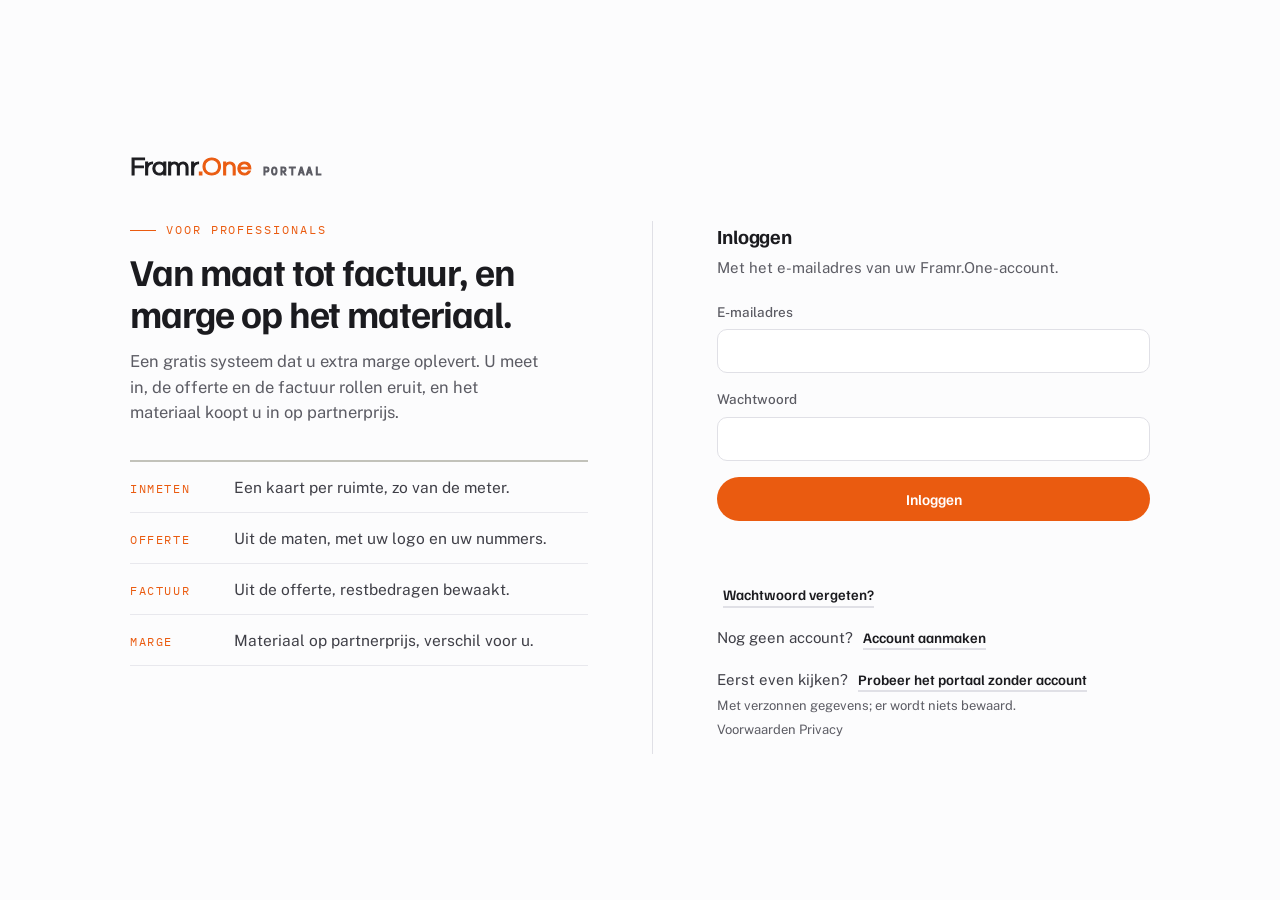
<file: index.html>
<!doctype html>
<html lang="nl">
<head>
<meta charset="utf-8">
<meta name="viewport" content="width=device-width, initial-scale=1">
<title>Framr.One Portaal</title>
<!-- Het icoontje in het tabblad (Jelle, 17-10-2026), uit framr-site/beeldmerk/maak-beeldmerk.mjs. -->
<link rel="icon" href="/app/favicon.ico" sizes="48x48">
<link rel="icon" href="/app/icoon.svg" type="image/svg+xml">
<link rel="apple-touch-icon" href="/app/apple-touch-icon.png">
<link rel="preconnect" href="https://fonts.googleapis.com">
<link rel="preconnect" href="https://fonts.gstatic.com" crossorigin>
<link href="https://fonts.googleapis.com/css2?family=Familjen+Grotesk:wght@500;600;700&family=Questrial&family=Public+Sans:wght@400;500;600&family=IBM+Plex+Mono:wght@400;500&display=swap" rel="stylesheet">
<link rel="stylesheet" href="/app/framr.css?v=a525801a">
</head>
<body>

<div class="fr-schil">
  <aside class="fr-zij" id="fr-zij">
    <div class="fr-rail" aria-hidden="true">
      <div class="basis"></div>
      <div class="voortgang" id="fr-voortgang"></div>
    </div>
    <a href="/" class="fr-merk" data-route><span class="fr-merk-naam">Framr<span class="one">.One</span></span><span class="fr-merk-label">Portaal</span></a>
    <nav class="fr-nav" id="fr-tabs" aria-label="Onderdelen"></nav>
    <a class="fr-zijvoet" id="fr-zijvoet" href="/bedrijf" data-route>
      <span class="naam">Mijn bedrijf</span>
      <span class="sub">Mijn bedrijf</span>
    </a>
  </aside>

  <main class="fr-inhoud" id="fr-scherm"></main>
</div>

<script src="/app/config.js?v=a525801a"></script>
<script type="module" src="/app/framr.js?v=a525801a"></script>
</body>
</html>
</file>
<file: app/framr.css>
/* Framr.One ontwerpsysteem. De tokens komen uit het Claude Design-ontwerp van Jelle (besluit
   2026-08-21); de maat en de indeling uit werkblad 2 op het ontwerpcanvas (akkoord Jelle
   12-09-2026): menu links met de maatlijn erin, alles een maat groter, lijnen in plaats van dozen,
   en geen donkere vullingen. Oranje is het enige accent en de enige selectiekleur; maten en labels
   staan altijd in mono. */

:root {
  --grond: #FCFCFD;
  --vlak: #FFFFFF;
  --inkt: #1B1B1F;
  --tekst: #3F3F47;
  --label: #5C5C64;
  --stil: #74747C;
  --lijn: #E0E0E6;
  --lijn-zacht: #E8E8ED;
  --maatlijn: #C2C2BA;
  --oranje: #EA5B10;
  --oranje-donker: #CE4A08;
  --oranje-zacht: #FDEBE0;
  --groen: #1FA45A;
  --groen-zacht: #D6F2E1;
  --groen-tekst: #2E7D4F;
  --kop: "Familjen Grotesk", "Helvetica Neue", Arial, sans-serif;
  /* Het woordmerk staat los van de koppen. Gekozen door Jelle op 12-09-2026 voor de site en op
     13-09-2026 vastgesteld als het definitieve logo, dus ook hier: Questrial, hoofdletter F, de
     rest klein, en ".One" samen in oranje. Questrial heeft maar een gewicht en leest daardoor dun;
     de dikte komt van een lijn op de letter, wat de ronde vorm heel laat.

     Het portaal draagt hem iets dikker dan de site (0.042 tegen 0.028), op verzoek van Jelle. Dat
     past ook bij waar hij staat: in de menukolom is hij kleiner dan de kop van de site, en dun
     leest slechter naarmate de letter kleiner wordt. */
  --merk: "Questrial", "Century Gothic", "Helvetica Neue", Arial, sans-serif;
  --merk-dikte: 0.042em;
  --lopend: "Public Sans", "Helvetica Neue", Arial, sans-serif;
  --mono: "IBM Plex Mono", "SF Mono", Consolas, monospace;
  --zij: 248px;
}

* { box-sizing: border-box; }

/* Het hidden-attribuut moet ook winnen van een klasse die display zet. Zonder deze regel blijft een
   verborgen .fr-veldrij gewoon staan: display:flex uit de klasse overschrijft de standaardregel van
   de browser, en dan verbergt hidden niets meer. */
[hidden] { display: none !important; }

html, body {
  margin: 0;
  background: var(--grond);
  color: var(--inkt);
  font-family: var(--lopend);
  font-size: 16px;
  line-height: 1.55;
}

h1, h2, h3, .fr-merk, .fr-knop, .fr-tab, .fr-seg button, .fr-keuze, .fr-in, .fr-rij .hoofd,
.fr-form input, .fr-form select, .fr-form textarea { font-family: var(--kop); }

a { color: var(--inkt); text-decoration: none; }
a:hover { color: var(--oranje); }

/* ---------- de schil: menu links, het blad rechts ---------- */

.fr-schil { display: flex; min-height: 100vh; }

.fr-zij {
  width: var(--zij); flex: none; position: sticky; top: 0; height: 100vh; overflow: hidden;
  background: var(--vlak); border-right: 1px solid var(--lijn);
  display: flex; flex-direction: column; padding: 28px 0 24px;
}

/* De maatlijn in het menu: de basislijn met een streepje per onderdeel, en de oranje voortgang
   die meetekent met het scrollen. */
.fr-rail { position: absolute; left: 22px; top: 104px; bottom: 92px; width: 1px; pointer-events: none; }
.fr-rail .basis { position: absolute; left: 0; top: 0; bottom: 0; width: 1px; background: var(--lijn); }
.fr-rail .voortgang { position: absolute; left: 0; top: 0; width: 1px; height: 0; background: var(--oranje); transition: height .12s linear; }

.fr-merk { display: block; padding: 0 22px 26px 36px; font-family: var(--merk); font-weight: 400; font-size: 25px; letter-spacing: -0.01em; line-height: 1.2; color: var(--inkt); -webkit-text-stroke: var(--merk-dikte) currentColor; paint-order: stroke fill; }
.fr-merk:hover { color: var(--inkt); }
.fr-merk .one { color: var(--oranje); }
/* Het woordmerk is een woord en geen drie losse stukken. Zonder deze omhulling werd Framr in een
   flexrij een eigen vakje, en dan valt de tussenruimte van de rij ook tussen Framr en .One. Dat was
   op het inlogscherm goed te zien: een gat van twaalf pixels middenin de naam. */
.fr-merk-naam, .fr-inlog__merk .naam { white-space: nowrap; }
.fr-merk-label { display: block; font-family: var(--mono); font-size: 11px; letter-spacing: .16em; color: var(--label); text-transform: uppercase; margin-top: 4px; font-weight: 400; }

.fr-nav { display: flex; flex-direction: column; gap: 2px; }
.fr-tab {
  display: flex; align-items: center; gap: 12px; height: 46px; padding: 0 16px 0 22px; margin-right: 18px;
  font-size: 15px; color: var(--tekst); border-radius: 0 10px 10px 0; white-space: nowrap;
}
.fr-tab:hover { color: var(--inkt); background: #F4F4F6; }
.fr-tab .tick { width: 8px; height: 1px; background: var(--maatlijn); flex: none; }
.fr-tab svg { flex: none; stroke: var(--stil); }
.fr-tab.actief { background: var(--oranje-zacht); color: var(--inkt); font-weight: 600; }
.fr-tab.actief .tick { width: 14px; height: 2px; background: var(--oranje); }
.fr-tab.actief svg { stroke: var(--oranje); }
/* Mijn bedrijf staat op een groot scherm onderin het menu, als voet; het menu-item is er voor de
   telefoon, waar de voet niet past. */
.fr-tab.bedrijf { display: none; }

.fr-zijvoet { display: block; margin: auto 18px 0 36px; padding-top: 18px; border-top: 1px solid var(--lijn-zacht); }
.fr-zijvoet .naam { display: block; font-family: var(--kop); font-size: 15px; font-weight: 600; color: var(--inkt); overflow: hidden; text-overflow: ellipsis; white-space: nowrap; }
.fr-zijvoet .sub { display: block; font-family: var(--mono); font-size: 11px; letter-spacing: .12em; color: var(--stil); text-transform: uppercase; margin-top: 3px; }
.fr-zijvoet:hover .naam, .fr-zijvoet.actief .sub { color: var(--oranje); }

/* Het blad */
.fr-inhoud { flex: 1 1 auto; width: 100%; min-width: 0; max-width: 1200px; margin: 0 auto; padding: 48px 56px 72px; }

/* ---------- de kop van een pagina ---------- */

.fr-paginakop { display: flex; align-items: flex-end; gap: 24px 40px; flex-wrap: wrap; margin-bottom: 30px; }
.fr-paginakop > div:first-child { flex: 1 1 420px; min-width: 0; }
.fr-paginakop-acties { display: flex; gap: 12px; align-items: center; flex-wrap: wrap; padding-bottom: 6px; }
.fr-paginakop-acties .fr-stand { font-size: 14.5px; }
.fr-paginakop-acties .fr-fase { margin-right: 2px; }
.fr-eyebrow { font-family: var(--mono); font-size: 12px; letter-spacing: .16em; color: var(--oranje); text-transform: uppercase; display: flex; align-items: center; gap: 10px; margin: 0; }
.fr-eyebrow::before { content: ""; width: 26px; height: 1px; background: var(--oranje); flex: none; }
h1.fr-kop { font-size: 34px; line-height: 1.12; letter-spacing: -0.02em; font-weight: 600; margin: 10px 0 6px; text-wrap: balance; }
.fr-onderkop { color: var(--tekst); font-size: 16.5px; max-width: 58ch; margin: 0 0 30px; }
.fr-paginakop .fr-onderkop { margin-bottom: 0; }

/* ---------- tellers ---------- */

.fr-tegels { display: grid; grid-template-columns: repeat(auto-fit, minmax(190px, 1fr)); gap: 0; margin: 8px 0 12px; }
.fr-tegel { padding: 4px 28px 8px 0; }
.fr-tegel + .fr-tegel { padding-left: 28px; border-left: 1px solid var(--lijn); }
.fr-tegel .naam { font-family: var(--mono); font-size: 12px; letter-spacing: .14em; color: var(--label); text-transform: uppercase; }
.fr-tegel .waarde { font-family: var(--mono); font-size: 40px; font-weight: 500; line-height: 1.05; letter-spacing: -0.02em; margin-top: 8px; font-variant-numeric: tabular-nums; display: flex; align-items: baseline; gap: 12px; flex-wrap: wrap; }
.fr-tegel .waarde small { font-size: 14px; font-weight: 400; color: var(--label); letter-spacing: 0; }
/* Een teller die om actie vraagt (er valt iets te bestellen) staat oranje. */
.fr-tegel .waarde.let { color: var(--oranje); }
/* Een bedrag is langer dan een aantal en past niet op 48 pixels in een teller van een kwart blad. */
.fr-tegel .waarde.geld { font-size: 30px; }

/* ---------- lijsten: lijnen in plaats van kaarten ---------- */

/* De kop boven een blok, met de maatlijn erboven. */
.fr-blokkop { display: flex; align-items: center; gap: 12px; flex-wrap: wrap; margin: 40px 0 0; padding: 18px 0 12px; border-top: 2px solid var(--maatlijn); }
.fr-blokkop h2 { font-size: 21px; letter-spacing: -0.015em; font-weight: 600; margin: 0; }
/* De telling naast een kop: een getal in een rond vakje. Een maat (zoals het vloertotaal) blijft
   gewoon een regel in mono. */
.fr-blokkop .maatje { display: inline-flex; align-items: center; justify-content: center; min-width: 30px; height: 28px; padding: 2px 10px 0; border-radius: 999px; background: var(--vlak); border: 1.5px solid #CFCFD6; font-family: var(--kop); font-size: 14px; font-weight: 700; line-height: 1; color: var(--inkt); letter-spacing: 0; font-variant-numeric: tabular-nums; }
.fr-blokkop #im-vloersom, .fr-blokkop #im-kozijnsom { height: auto; min-width: 0; padding: 0; border: 0; background: transparent; font-family: var(--mono); font-size: 13px; font-weight: 400; color: var(--tekst); }
.fr-blokkop .rechts { margin-left: auto; display: flex; gap: 10px; align-items: center; flex-wrap: wrap; }

/* De kolomkoppen boven een lijst. Ze dragen dezelfde klassen als de cellen in een rij, zodat ze
   erboven staan zonder een tabel te hoeven zijn. */
.fr-th { display: flex; align-items: center; gap: 18px; padding: 8px 0; border-bottom: 1px solid var(--lijn); font-family: var(--mono); font-size: 11.5px; letter-spacing: .14em; text-transform: uppercase; color: var(--label); }

.fr-rijen { display: flex; flex-direction: column; }
.fr-rij { display: flex; align-items: center; gap: 20px; flex-wrap: wrap; min-height: 68px; padding: 16px 0; border-bottom: 1px solid var(--lijn); position: relative; isolation: isolate; }
/* Aanwijzen licht de rij zacht op, iets breder dan de lijnen, zonder dat er iets verschuift. */
.fr-rij::before { content: ""; position: absolute; inset: 1px -14px; border-radius: 10px; background: var(--oranje-zacht); opacity: 0; z-index: -1; transition: opacity .12s; }
.fr-rij:hover::before { opacity: .45; }
.fr-rij .hoofd { font-weight: 600; font-size: 17px; min-width: 180px; line-height: 1.3; }
/* De naam is de weg naar binnen: een dunne streep eronder zegt dat, ook zonder muis. */
.fr-rij .hoofd a { border-bottom: 1.5px solid var(--lijn); padding-bottom: 1px; transition: border-color .12s; }
.fr-rij .hoofd a:hover { color: var(--inkt); border-bottom-color: var(--oranje); }

/* De hele rij is de weg naar binnen, niet alleen de naam.

   Myron liep hier tegenaan in zijn testronde (20-09-2026): je mikt op een woord van twee
   centimeter terwijl de rij de volle breedte heeft, en de rij licht bij het aanwijzen al op alsof
   hij klikbaar is. Dat beloofde het scherm dus al zonder het waar te maken.

   Het is een overlay op de bestaande link en geen tweede link: zo blijft er een naam om met het
   toetsenbord te bereiken en een voorleesprogramma leest er niet dubbel. Alles wat zelf een
   handeling draagt (de knoppen achteraan, het puntjesmenu, een keuzelijst in een rij) gaat er
   met een eigen stapel bovenop, anders vangt de overlay die klikken op. */
.fr-rij .hoofd a::after { content: ""; position: absolute; inset: 0; z-index: 1; }
.fr-rij .rechts, .fr-rij .fr-meer, .fr-rij .fr-actie, .fr-rij button, .fr-rij select, .fr-rij input,
.fr-rij .sub a, .fr-rij label { position: relative; z-index: 2; }
.fr-rij .sub { color: var(--tekst); font-size: 15px; }
.fr-rij .sub .wie { color: var(--inkt); }
.fr-rij .sub .waar { color: var(--label); }
.fr-rij .sub .punt { display: inline-block; width: 3px; height: 3px; border-radius: 50%; background: var(--maatlijn); margin: 0 9px; vertical-align: middle; }
/* Een aantal met een icoontje: de inmetingen en offertes van een klus. */
.fr-tel { display: inline-flex; align-items: center; gap: 6px; margin-right: 16px; font-family: var(--mono); font-size: 13px; color: var(--tekst); }
.fr-tel svg { width: 15px; height: 15px; stroke: var(--stil); }
.fr-tel b { font-weight: 500; }
.fr-rij .sub a { border-bottom: 1px solid var(--lijn); }
.fr-rij .maatje { font-family: var(--mono); font-size: 13px; color: var(--tekst); letter-spacing: .02em; font-variant-numeric: tabular-nums; line-height: 1.5; display: inline-flex; align-items: baseline; gap: 14px; }
/* Een bedrag of een maat staat rechts uitgelijnd in een vast vakje en een datum links ernaast,
   zodat ze in alle rijen van een lijst precies onder elkaar staan. */
.fr-rij .maatje .geld, .fr-rij .maatje .tal { display: inline-block; text-align: right; white-space: nowrap; }
.fr-rij .maatje .geld { min-width: 96px; color: var(--inkt); }
.fr-rij .maatje .tal { min-width: 80px; }
.fr-rij .maatje .wanneer { color: var(--label); white-space: nowrap; }
/* De knoppen achteraan een rij mogen afbreken. Zonder wrap duwden vier knoppen (de inmetingrij op
   de klantkaart) de pagina op een telefoon een stuk breder dan het scherm. */
.fr-rij .rechts { margin-left: auto; display: flex; gap: 16px; align-items: center; flex-wrap: wrap; justify-content: flex-end; }

/* Een lijst met kolommen: elke rij is een raster met dezelfde verdeling, zodat de rijen onder
   elkaar uitlijnen en de kolomkoppen erboven kloppen. Op een telefoon vallen ze weer los. */
@media (min-width: 901px) {
  .fr-rijen.tabel .fr-rij, .fr-th { display: grid; grid-template-columns: minmax(0, 20fr) minmax(0, 33fr) minmax(0, 17fr) minmax(0, 30fr); align-items: center; }
  .fr-rijen.tabel.klanten .fr-rij, .fr-th.klanten { grid-template-columns: minmax(0, 19fr) minmax(0, 24fr) minmax(0, 28fr) minmax(0, 24fr) minmax(0, 5fr); }
  /* Elke cel een regel: wat niet past krijgt puntjes, zodat alle rijen even hoog zijn en alles
     op een lijn ligt. */
  .fr-rijen.tabel .hoofd, .fr-rijen.tabel .sub, .fr-rijen.tabel .maatje { min-width: 0; white-space: nowrap; overflow: hidden; text-overflow: ellipsis; }
  .fr-rijen.tabel .hoofd a { display: inline-block; max-width: 100%; overflow: hidden; text-overflow: ellipsis; vertical-align: bottom; }
  /* De laatste kolom in vaste vakken: de faselijn, dan de stand of een actie links uitgelijnd,
     dan het puntjesmenu. Zo staan alle stippen precies onder elkaar. */
  .fr-rijen.tabel .rechts { margin-left: 0; display: grid; grid-template-columns: auto minmax(0, 1fr) 32px; align-items: center; justify-items: start; gap: 14px; width: 100%; }
  .fr-rijen.tabel .rechts > :only-child { grid-column: 1; }
  .fr-rijen.tabel .rechts .fr-meer { grid-column: 3; }
  /* De regels van een offerte of factuur: het bedrag rechts uitgelijnd, met een kop erboven. */
  .fr-rijen.tabel.regels .fr-rij, .fr-th.regels { grid-template-columns: minmax(0, 30fr) minmax(0, 34fr) minmax(0, 16fr) minmax(0, 20fr); }
  .fr-rijen.tabel.regels .rechts { display: flex; justify-content: flex-end; }
  .fr-th.regels .rechts { text-align: right; }
  .fr-rijen.tabel.regels .rechts .geld { font-family: var(--mono); font-size: 14px; color: var(--inkt); font-variant-numeric: tabular-nums; }
}

/* De stand: een stip en een woord. Oranje als er iets te doen valt, een oranje ring als het bij
   een ander ligt, groen als het klaar is, grijs als het stil ligt. */
.fr-stand { display: inline-flex; align-items: center; gap: 9px; font-family: var(--kop); font-size: 13.5px; font-weight: 600; color: var(--inkt); white-space: nowrap; }
.fr-stand i { width: 9px; height: 9px; border-radius: 50%; background: var(--oranje); box-shadow: 0 0 0 3px var(--oranje-zacht); flex: none; box-sizing: border-box; }
.fr-stand.wacht i { background: var(--vlak); border: 2px solid var(--oranje); box-shadow: none; }
.fr-stand.klaar i { background: var(--groen); box-shadow: 0 0 0 3px var(--groen-zacht); }
.fr-stand.klaar { color: var(--groen-tekst); }
.fr-stand.stil { color: var(--label); font-weight: 500; }
.fr-stand.stil i { background: var(--lijn); box-shadow: none; }
/* De fase van een klus als maatlijn: zes streepjes, tot waar hij is oranje. */
.fr-fase { display: inline-flex; align-items: flex-end; gap: 3px; height: 12px; }
.fr-fase i { width: 3px; height: 8px; border-radius: 1px; background: var(--lijn); }
.fr-fase i:nth-child(odd) { height: 12px; }
.fr-fase i.aan { background: var(--oranje); }
.fr-fase.stil i.aan { background: var(--stil); }

/* ---------- knoppen ---------- */

.fr-knop {
  display: inline-flex; align-items: center; justify-content: center; gap: 8px; height: 44px; padding: 0 20px;
  border: 0; border-radius: 999px; cursor: pointer; font-size: 15px; font-weight: 600; line-height: 1;
  background: var(--oranje); color: #fff; white-space: nowrap; transition: background .12s, border-color .12s;
}
.fr-knop:hover { background: var(--oranje-donker); color: #fff; }
.fr-knop.tweede { background: var(--vlak); color: var(--inkt); border: 1px solid var(--lijn); box-shadow: none; }
.fr-knop.tweede:hover { border-color: var(--stil); background: var(--vlak); color: var(--inkt); }
.fr-knop.klein { height: 34px; padding: 0 14px; font-size: 13.5px; }

/* Een actie als woord met een streep eronder: voor wat naast een rij of een kop hoort zonder een
   knop te zijn (Doorrekenen, Naar offerte, Alle klussen). */
.fr-actie { background: none; border: 0; padding: 0 0 1px; cursor: pointer; font-family: var(--kop); font-size: 14.5px; font-weight: 600; color: var(--inkt); border-bottom: 2px solid var(--lijn); line-height: 1.4; white-space: nowrap; transition: border-color .12s; }
.fr-actie:hover { color: var(--inkt); border-bottom-color: var(--oranje); }

/* Het puntjesmenu achteraan een rij: een rond knopje, en een lijstje eronder dat opent en dicht
   gaat zonder script (details), en dichtgaat zodra je ernaast klikt. */
.fr-meer { position: relative; flex: none; }
.fr-meer summary { list-style: none; display: inline-flex; align-items: center; justify-content: center; width: 32px; height: 32px; border-radius: 999px; border: 1px solid transparent; color: var(--label); cursor: pointer; transition: background .12s, border-color .12s; }
.fr-meer summary::-webkit-details-marker { display: none; }
.fr-meer summary:hover, .fr-meer[open] summary { background: var(--vlak); border-color: var(--lijn); color: var(--inkt); }
.fr-meer-lijst { position: absolute; right: 0; top: calc(100% + 6px); min-width: 220px; padding: 6px; background: var(--vlak); border: 1px solid var(--lijn); border-radius: 12px; box-shadow: 0 14px 34px rgba(27, 27, 31, .12); z-index: 30; display: flex; flex-direction: column; gap: 2px; }
.fr-meer-lijst .fr-knop { height: 38px; width: 100%; justify-content: flex-start; padding: 0 12px; border: 0; border-radius: 8px; background: transparent; color: var(--inkt); font-size: 14.5px; font-weight: 500; }
.fr-meer-lijst .fr-knop:hover { background: var(--oranje-zacht); color: var(--inkt); border: 0; }
.fr-knop[disabled] { opacity: .5; cursor: default; }

/* Een rij losse keuzeknoppen, zoals de vloeren in een calculatie. */
.fr-chips { display: flex; gap: 8px; flex-wrap: wrap; align-items: center; margin-bottom: 8px; }

/* De onderdelen van een klus: een vinklijst die pas verschijnt vanuit het puntjesmenu en er als
   instelling uitziet, niet als de weg naar het inmeten. */
.fr-onderdelen .fr-blokkop { margin-top: 24px; }
.fr-onderdelen .fr-checklist { grid-template-columns: repeat(auto-fit, minmax(180px, 1fr)); gap: 0 28px; max-width: 720px; }
.fr-onderdelen .fr-checklist label { border-bottom: 0; padding: 6px 0; }
.fr-knoppenrij { display: flex; gap: 10px; flex-wrap: wrap; align-items: center; margin-top: 8px; }

/* ---------- de snelkaarten en de schakels ---------- */

.fr-snel { display: grid; grid-template-columns: repeat(auto-fit, minmax(240px, 1fr)); gap: 0 36px; margin: 0 0 10px; }
.fr-kaart { display: block; padding: 18px 0; border-bottom: 1px solid var(--lijn); }
.fr-kaart:hover { color: var(--inkt); }
.fr-kaart .k { display: block; font-family: var(--kop); font-size: 19px; font-weight: 600; margin-bottom: 4px; border-bottom: 2px solid transparent; width: max-content; max-width: 100%; }
.fr-kaart:hover .k { border-bottom-color: var(--oranje); }
.fr-kaart .o { display: block; font-size: 15px; color: var(--label); line-height: 1.5; }

/* Twee panelen naast elkaar. Op een telefoon vallen ze onder elkaar. */
.fr-twee { display: grid; grid-template-columns: 1fr 1fr; gap: 0 40px; align-items: start; }
/* In een half blad past een rij niet op een regel: de naam bovenaan, eronder de klant en de maat,
   de stand rechts over beide regels heen. */
@media (min-width: 901px) {
  /* Naam en klant links onder elkaar, het bedrag en de datum in het midden, de stand rechts in
     een vast vak; zo staat in het hele paneel alles onder elkaar. */
  .fr-twee .fr-rij { display: grid; grid-template-columns: minmax(0, 1fr) auto auto; grid-template-rows: auto auto; gap: 3px 22px; align-items: center; }
  .fr-twee .fr-rij .hoofd { grid-column: 1; grid-row: 1; min-width: 0; }
  .fr-twee .fr-rij .sub { grid-column: 1; grid-row: 2; }
  .fr-twee .fr-rij .maatje { grid-column: 2; grid-row: 1 / span 2; justify-self: end; white-space: nowrap; }
  .fr-twee .fr-rij .rechts { grid-column: 3; grid-row: 1 / span 2; margin-left: 0; min-width: 112px; justify-content: flex-start; }
  .fr-twee .fr-rij .rechts:empty { min-width: 0; }
}

/* De schakels onder Mijn bedrijf: wat gebruik je. Aan is de gewone stand, dus die is rustig; uit
   valt op doordat de regel dooft, want dat is de afwijking die je moet kunnen zien. */
.fr-schakels { display: grid; grid-template-columns: repeat(auto-fit, minmax(300px, 1fr)); gap: 0 36px; margin-bottom: 10px; }
.fr-schakel {
  text-align: left; background: transparent; border: 0; border-bottom: 1px solid var(--lijn);
  padding: 18px 0; cursor: pointer; font-family: var(--lopend); color: var(--inkt);
}
.fr-schakel:hover .k { color: var(--oranje); }
.fr-schakel .k { display: flex; align-items: baseline; gap: 10px; font-family: var(--kop); font-size: 17px; font-weight: 600; margin-bottom: 4px; }
/* Aan of uit als stip met een woord, dezelfde taal als de stand van een klus. */
.fr-schakel .stand { display: inline-flex; align-items: center; gap: 8px; margin-left: auto; font-family: var(--kop); font-size: 13.5px; font-weight: 600; text-transform: capitalize; color: var(--label); }
.fr-schakel .stand::before { content: ""; width: 9px; height: 9px; border-radius: 50%; background: var(--vlak); border: 2px solid var(--lijn); box-sizing: border-box; }
.fr-schakel.aan .stand { color: var(--inkt); }
.fr-schakel.aan .stand::before { background: var(--oranje); border: 0; box-shadow: 0 0 0 3px var(--oranje-zacht); }
.fr-schakel .o { display: block; font-size: 15px; color: var(--label); line-height: 1.5; }
.fr-schakel:not(.aan) .k, .fr-schakel:not(.aan) .o { color: var(--stil); }

/* ---------- zoeken en bladeren ---------- */

.fr-zoekbalk { display: flex; gap: 10px; flex-wrap: wrap; align-items: center; margin: 0 0 4px; padding: 14px 0; }
.fr-zoekbalk input[type="search"], .fr-zoekbalk select {
  min-height: 44px; padding: 0 14px; border: 1px solid var(--lijn); border-radius: 10px;
  background: var(--vlak); color: var(--inkt); font-family: var(--kop); font-size: 15px;
}
.fr-zoekbalk input[type="search"] { flex: 1; min-width: 220px; max-width: 420px; }
.fr-zoekbalk input[type="search"]:focus, .fr-zoekbalk select:focus { outline: none; border-color: var(--oranje); box-shadow: 0 0 0 1px var(--oranje); }
.fr-filterrij { flex-basis: 100%; display: flex; gap: 8px; flex-wrap: wrap; align-items: center; padding: 12px 0 4px; }

.fr-blader { display: flex; justify-content: flex-end; align-items: center; gap: 14px; margin-top: 18px; }
.fr-blader:empty { display: none; }
.fr-blader .maatje { font-family: var(--mono); font-size: 12px; color: var(--stil); letter-spacing: .08em; }

/* ---------- leeg, noot, melding ---------- */

/* Leeg scherm dat vertelt wat er komt: een regel in de lijst, geen doos. */
.fr-leeg { padding: 20px 0; border-bottom: 1px solid var(--lijn); color: var(--tekst); font-size: 15.5px; max-width: 70ch; }
.fr-leeg .naam { font-family: var(--mono); font-size: 12px; letter-spacing: .14em; color: var(--oranje); text-transform: uppercase; margin-bottom: 8px; }
.fr-leeg p { margin: 8px 0; }

.fr-note { border-left: 2px solid var(--oranje); padding: 2px 0 2px 16px; margin: 32px 0 0;
  font-size: 15.5px; color: var(--tekst); max-width: 74ch; line-height: 1.6; }
.fr-note b { color: var(--inkt); }

/* Een hint in een zin is lopende tekst; een hint in een label of achter een getal is mono. */
.fr-hint { font-family: var(--mono); font-size: 13px; color: var(--stil); letter-spacing: .02em; font-weight: 400; line-height: 1.6; }
p.fr-hint { font-family: var(--lopend); font-size: 15px; color: var(--label); letter-spacing: 0; max-width: 70ch; margin: 0 0 16px; }
.fr-formfout { color: var(--oranje-donker); font-size: 15px; min-height: 1.2em; margin: 10px 0 0; }

/* Korte melding onderin beeld: wit met een oranje rand, geen donkere balk. */
.fr-melding { position: fixed; left: 50%; bottom: 28px; transform: translateX(-50%);
  background: var(--vlak); color: var(--inkt); font-size: 15px; padding: 12px 18px; border-radius: 10px;
  border: 1px solid var(--lijn); border-left: 3px solid var(--oranje);
  box-shadow: 0 14px 34px rgba(27, 27, 31, .14); z-index: 90; max-width: calc(100vw - 40px); }

/* ---------- formulieren ---------- */

.fr-login { max-width: 560px; margin: 8vh auto 0; }

/* ---------- het inlogscherm ----------

   De enige pagina die een bezoeker ziet voordat hij iets van het portaal weet, en tot 13-09-2026
   ook de enige zonder merk: het menu links is dan verborgen, dus er stond een kaal formulier op een
   lege grond. Nu draagt hij zelf de naam, de belofte en wat je ermee doet.

   Twee kolommen op een breed scherm, gescheiden door een lijn en niet door een doos, met het
   verhaal links en het formulier rechts. Onder de 900 pixels zakt het formulier onder het verhaal.
   Geen vlakken, geen kaders, dezelfde bijna witte grond als de rest. */

.fr-inlog { display: grid; grid-template-columns: 1.05fr 1fr; align-items: stretch;
  max-width: 1020px; margin: 11vh auto 0; }
.fr-inlog__verhaal { padding-right: 64px; }
.fr-inlog__merk { grid-column: 1 / -1; display: flex; align-items: baseline; gap: 12px;
  font-family: var(--merk); font-size: 26px; font-weight: 400; letter-spacing: -0.01em;
  -webkit-text-stroke: var(--merk-dikte) currentColor; paint-order: stroke fill;
  margin: 0 0 34px; }
.fr-inlog__merk .one { color: var(--oranje); }
.fr-inlog__merk .label { font-family: var(--mono); font-size: 11px; letter-spacing: .16em;
  color: var(--label); text-transform: uppercase; font-weight: 400; }
.fr-inlog h1.fr-kop { font-size: 38px; margin-bottom: 14px; }
.fr-inlog .fr-onderkop { margin-bottom: 34px; max-width: 42ch; }

/* Wat je ermee doet, als drie regels op een rij: een streepje, een woord in mono, de zin erachter.
   Dezelfde maatlijn als in het menu, zodat het scherm bij de rest hoort. */
.fr-inlog__lijst { list-style: none; margin: 0; padding: 0; border-top: 2px solid var(--maatlijn); }
.fr-inlog__lijst li { display: flex; align-items: baseline; gap: 16px; padding: 13px 0;
  border-bottom: 1px solid var(--lijn-zacht); color: var(--tekst); font-size: 15.5px; }
.fr-inlog__lijst b { font-family: var(--mono); font-size: 11.5px; letter-spacing: .14em;
  text-transform: uppercase; color: var(--oranje); font-weight: 400; flex: none; width: 88px; }

.fr-inlog__vak { padding-left: 64px; border-left: 1px solid var(--lijn); }
.fr-inlog__vak h2 { font-size: 20px; margin: 0 0 4px; letter-spacing: -0.01em; }
.fr-inlog__vak .fr-onderkop { font-size: 15px; margin-bottom: 22px; max-width: none; }
.fr-inlog__vak .fr-form { margin-top: 0; }
.fr-inlog__vak .fr-knop { width: 100%; }
.fr-inlog__nieuw { margin: 18px 0 0; font-size: 15px; color: var(--tekst); }
.fr-inlog__nieuw .fr-actie { margin-left: 6px; }
.fr-inlog__juridisch { display: flex; gap: 16px; margin-top: 28px; }
.fr-inlog__juridisch a { color: var(--label); }
/* Het akkoord bij het aanmelden: vinkje en zin naast elkaar, niet onder elkaar zoals een veld. */
.fr-form label.fr-akkoord { flex-direction: row; align-items: flex-start; gap: 10px; flex-basis: 100%; font-weight: 400; font-size: 14.5px; color: var(--tekst); margin-top: 6px; }
.fr-form label.fr-akkoord input { flex: none; margin-top: 2px; }
.fr-form label.fr-akkoord a { color: inherit; text-decoration: underline; }

/* Op een telefoon komt het formulier boven het verhaal te staan. Wie terugkomt wil inloggen en
   niet eerst langs de uitleg scrollen; wie nieuw is leest gewoon door. */
/* Het aanmeldscherm: breder dan het inlogscherm, want hier staan drie velden naast elkaar. De
   blokkoppen erin zijn alleen een streep met een woord, zonder de marge van een paginakop. */
.fr-aanmeld { max-width: 900px; }
.fr-aanmeld .fr-onderkop { max-width: 62ch; }
.fr-aanmeld .fr-blokkop { margin-top: 26px; padding-bottom: 8px; }
.fr-aanmeld .fr-blokkop:first-of-type { margin-top: 6px; }

@media (max-width: 900px) {
  .fr-inlog { grid-template-columns: 1fr; margin-top: 6vh; }
  .fr-inlog__merk { order: -2; margin-bottom: 26px; }
  .fr-inlog__vak { order: -1; padding-left: 0; border-left: 0; }
  .fr-inlog__verhaal { padding-right: 0; margin-top: 40px; padding-top: 30px;
    border-top: 2px solid var(--maatlijn); }
  .fr-inlog h1.fr-kop { font-size: 30px; }
  .fr-inlog .fr-onderkop { max-width: none; }
}
.fr-form { display: flex; flex-direction: column; gap: 16px; margin-top: 22px; max-width: 560px; }
.fr-form-breed { max-width: none; }

/* ---------- invullen met het vel ernaast ---------- */

/* Keuze van Jelle, 17-09-2026: een offerte hoort zichtbaar te zijn terwijl je hem invult, want dan
   zie je meteen het resultaat van wat je intikt. Links vul je in, rechts loopt het vel mee; het
   vel blijft staan als de invulkolom langer wordt. Op een smal scherm valt het vel eronder, want
   twee kolommen naast elkaar worden daar allebei onleesbaar. */
.fr-werkblad { display: flex; gap: 44px; align-items: flex-start; }
.fr-invullen { flex: 1 1 520px; min-width: 0; }
.fr-meekijk { flex: 1 1 440px; min-width: 0; position: sticky; top: 28px; }
.fr-meekijk-kop {
  font-family: var(--mono); font-size: 10.5px; letter-spacing: .1em; text-transform: uppercase;
  color: var(--stil); margin: 30px 0 12px;
}
.fr-meekijk .fr-hint { margin-top: 14px; }
/* Het blad mag breder worden zodra er een vel naast staat; op 1200 werd allebei de helften te
   smal en bleef er op een breed scherm een leeg vlak over. */
.fr-inhoud:has(.fr-werkblad) { max-width: 1760px; }

@media (max-width: 1180px) {
  .fr-werkblad { flex-direction: column; gap: 8px; }
  .fr-meekijk { position: static; width: 100%; }
}
.fr-form label { display: flex; flex-direction: column; gap: 7px; font-size: 13.5px; font-weight: 500; color: var(--label); flex: 1 1 200px; min-width: 120px; }
/* Een label dat recht onder het vorige staat hoort zo hoog te zijn als zijn inhoud. De regel
   hierboven (flex: 1 1 200px) is bedoeld voor labels die naast elkaar in een rij staan; in een
   formulier dat van boven naar beneden loopt maakte diezelfde regel elk label 200 pixels hoog, met
   gaten van tien centimeter tussen de velden. Dat was op het inlogscherm goed te zien. */
.fr-form > label { flex: 0 0 auto; }
.fr-form input, .fr-form select, .fr-form textarea {
  font-size: 15.5px; color: var(--inkt); min-height: 44px; width: 100%; min-width: 0;
  background: var(--vlak); border: 1px solid var(--lijn); border-radius: 10px; padding: 0 14px;
}
.fr-form textarea { padding: 12px 16px; min-height: 96px; line-height: 1.5; resize: vertical; }
.fr-form input:focus, .fr-form select:focus, .fr-form textarea:focus { outline: none; border-color: var(--oranje); box-shadow: 0 0 0 1px var(--oranje); }
.fr-form input[type="checkbox"] { width: 20px; min-height: 0; height: 20px; accent-color: var(--oranje); }
.fr-form input[type="file"] { min-height: 0; padding: 10px 0; border: 0; background: transparent; }

/* Een los veld buiten een formulier, met alleen de invultekst als label. Voor blokken waar de rij
   zichzelf uitlegt, zoals het nieuw-klus-blok boven de klussenlijst. */
.fr-in {
  font-size: 15.5px; color: var(--inkt); flex: 1; min-width: 150px; min-height: 44px;
  background: var(--vlak); border: 1px solid var(--lijn); border-radius: 10px; padding: 0 14px;
}
.fr-in:focus { outline: none; border-color: var(--oranje); box-shadow: 0 0 0 1px var(--oranje); }
/* Een keuzelijst of getal dat in een rij meeloopt, naast de knoppen. */
.fr-in.klein { min-height: 36px; padding: 0 10px; font-size: 13.5px; max-width: 200px; min-width: 0; }
.fr-veldlabel { display: flex; flex-direction: column; gap: 7px; font-size: 13.5px; font-weight: 500; color: var(--label); flex: 1 1 200px; min-width: 120px; }
.fr-veldrij { display: flex; gap: 14px; flex-wrap: wrap; }
.fr-veldrij + .fr-veldrij { margin-top: 14px; }

.fr-logoveld { display: flex; gap: 18px; align-items: flex-start; flex-wrap: wrap; }
.fr-logovak {
  width: 160px; height: 84px; border: 1px dashed var(--lijn); border-radius: 10px; background: var(--vlak);
  display: flex; align-items: center; justify-content: center; overflow: hidden; padding: 8px; flex: none;
}
.fr-logovak img { max-width: 100%; max-height: 100%; object-fit: contain; }
.fr-logovak span { font-family: var(--mono); font-size: 10.5px; letter-spacing: .12em; text-transform: uppercase; color: var(--label); }
.fr-logoveld > div { display: flex; flex-direction: column; gap: 8px; align-items: flex-start; flex: 1; min-width: 220px; }
.fr-logoveld .fr-hint { max-width: 52ch; }
.fr-vinkbtw {
  font-family: var(--mono); font-size: 12px; color: var(--label);
  background: var(--vlak); border: 1px solid var(--lijn); border-radius: 8px; padding: 6px 8px;
}

/* De keuzeknoppen: een gekozen stand is oranje, de rest wit met een rand. Pillen, geen dozen. */
.fr-seg { display: flex; flex-wrap: wrap; gap: 8px; }
.fr-seg button { flex: 0 1 auto; min-height: 40px; padding: 0 16px; border: 1px solid var(--lijn); background: var(--vlak); color: var(--tekst); border-radius: 999px; font-size: 14.5px; font-weight: 500; cursor: pointer; }
.fr-seg button:hover { border-color: var(--oranje); }
.fr-seg button.aan { background: var(--oranje); border-color: var(--oranje); color: #fff; }
.fr-seg.klein button { min-height: 32px; font-family: var(--mono); font-size: 10.5px; letter-spacing: .08em; text-transform: uppercase; padding: 0 12px; }

.fr-keuze { padding: 8px 15px; border: 1px solid var(--lijn); background: var(--vlak); color: var(--tekst); border-radius: 999px; font-size: 14.5px; font-weight: 500; cursor: pointer; line-height: 1.3; }
.fr-keuze:hover { border-color: var(--oranje); }
.fr-keuze.aan { background: var(--oranje); border-color: var(--oranje); color: #fff; }
/* Een keuze die van boven komt (de opname, de verdieping, de standaard) staat licht oranje; een
   eigen keuze staat vol oranje. Zo is in een oogopslag te zien wat de vakman zelf heeft gezegd. */
.fr-keuze.aan.geerfd { background: var(--oranje-zacht); border-color: var(--oranje); color: var(--oranje-donker); }

/* ---------- de inmeetkaart ---------- */

/* De genummerde stappen: een mono-label met de maatlijn eronder. */
.fr-calc-pt { display: flex; align-items: baseline; gap: 12px; flex-wrap: wrap; font-family: var(--mono); font-size: 12px; letter-spacing: .16em; text-transform: uppercase; color: var(--oranje); margin: 40px 0 18px; padding-bottom: 10px; border-bottom: 2px solid var(--maatlijn); }
.fr-calc-pt .fr-hint { text-transform: none; letter-spacing: .08em; }
.fr-calc-pt:first-child { margin-top: 0; }

/* Een ruimte is een rij met velden en een maatregel eronder, geen kader. */
.fr-ruimte { border: 0; border-bottom: 1px solid var(--lijn); border-radius: 0; padding: 24px 0 18px; margin: 0; min-width: 0; background: transparent; display: flex; flex-direction: column; gap: 14px; }
.fr-ruimte legend { font-family: var(--mono); font-size: 11px; letter-spacing: .14em; text-transform: uppercase; color: var(--stil); padding: 0; margin-bottom: 4px; }
.fr-ruimtesom { margin: 0; font-family: var(--mono); font-size: 14px; color: var(--label); }
.fr-ruimtevoet { display: flex; align-items: center; justify-content: space-between; gap: 12px 22px; flex-wrap: wrap; }
#im-ruimtes { display: flex; flex-direction: column; }
.fr-zoneruimtes { display: flex; flex-direction: column; }
.fr-zoneruimtes:empty { min-height: 0; }

/* De knoppen bij een ruimte of een verdieping zijn woorden met een streep eronder, geen knoppen:
   Uitrekenen en Andere vloer of ondergrond (en Plint per wand bij een oude inmeting met wanden).
   Alleen de hoofdknop blijft een knop. */
.fr-ruimtevoet .fr-knop.klein.tweede, .fr-zonekop .fr-knop.klein.tweede, .fr-geo .fr-knop.klein.tweede,
.fr-afwijk .fr-knop.klein.tweede, #im-vloerdeel > .fr-knoppenrij .fr-knop.klein.tweede,
#im-kozijndeel > .fr-knoppenrij .fr-knop.klein.tweede, #im-vastdeel .fr-knoppenrij .fr-knop.klein.tweede,
.fr-werkregel .fr-knop.klein.tweede {
  height: auto; padding: 0 0 1px; border: 0; border-bottom: 2px solid var(--lijn); border-radius: 0;
  background: transparent; color: var(--label); font-size: 14.5px; font-weight: 500; box-shadow: none; line-height: 1.4;
}
.fr-ruimtevoet .fr-knop.klein.tweede:hover, .fr-zonekop .fr-knop.klein.tweede:hover, .fr-geo .fr-knop.klein.tweede:hover,
.fr-afwijk .fr-knop.klein.tweede:hover, #im-vloerdeel > .fr-knoppenrij .fr-knop.klein.tweede:hover,
#im-kozijndeel > .fr-knoppenrij .fr-knop.klein.tweede:hover, #im-vastdeel .fr-knoppenrij .fr-knop.klein.tweede:hover,
.fr-werkregel .fr-knop.klein.tweede:hover { color: var(--inkt); border-bottom-color: var(--oranje); background: transparent; }
.fr-ruimtevoet .fr-knoppenrij { margin: 0; gap: 22px; }
/* De knop waarvan het paneel open staat licht op, en blijft zijn eigen naam houden: zo zie je
   welk paneel je voor je hebt, en sluit je het door nog een keer op dezelfde knop te drukken. */
.fr-ruimtevoet .fr-knop.klein.tweede.aan, .fr-zonekop .fr-knop.klein.tweede.aan { color: var(--inkt); font-weight: 600; border-bottom-color: var(--oranje); }

/* Het kruisje: verwijderen of sluiten, zonder het woord Weg. Rond, stil, en pas donker als je
   eroverheen gaat. In de hoek van een ruimte staat het rechtsboven, naast het nummer. */
.fr-kruis { display: inline-flex; align-items: center; justify-content: center; width: 30px; height: 30px; flex: none; padding: 0; border: 1px solid transparent; border-radius: 999px; background: transparent; color: var(--stil); cursor: pointer; transition: background .12s, color .12s, border-color .12s; }
.fr-kruis:hover { color: var(--inkt); background: var(--vlak); border-color: var(--lijn); }
.fr-ruimte { position: relative; }
.fr-kruis.hoek { position: absolute; top: 18px; right: 0; }
.fr-veldrij .fr-kruis { align-self: center; margin-bottom: 4px; }
.fr-werkregel .fr-kruis { align-self: flex-end; margin-bottom: 8px; }

/* De kop van een paneel: wat het is, en een kruisje om het te sluiten. */
.fr-paneelkop { display: flex; align-items: center; justify-content: space-between; gap: 12px; margin: 0 0 10px; }
.fr-paneelkop .fr-eyebrow { color: var(--inkt); font-size: 11.5px; letter-spacing: .14em; }
.fr-paneelkop .fr-eyebrow::before { background: var(--oranje); }
#im-vloerdeel > .fr-knoppenrij, #im-kozijndeel > .fr-knoppenrij { gap: 22px; padding: 18px 0 4px; }
.fr-werkregel { align-items: flex-end; }
.fr-werkregel .fr-knop.klein.tweede { margin-bottom: 14px; }

/* Verdiepingen (stap 2): een kopregel met de naam en haar ruimtes eronder. Zonder verdiepingen is
   er geen kop en staan de ruimtes zoals ze altijd stonden. */
.fr-zone + .fr-zone { margin-top: 28px; }
.fr-zonekop { display: flex; align-items: center; gap: 12px 22px; flex-wrap: wrap; padding: 12px 0; margin: 0; border-top: 2px solid var(--maatlijn); border-bottom: 1px solid var(--lijn); }
.fr-zonekop.stil { border-top: 0; padding: 8px 0; }
.fr-zonekop .fr-eyebrow { font-size: 12px; letter-spacing: .14em; }
.fr-zonekop .fr-eyebrow::before { background: currentColor; }
.fr-zonekop input.fr-in { flex: 1; min-width: 160px; max-width: 360px; min-height: 40px; font-size: 20px; font-weight: 600; border-color: transparent; background: transparent; padding: 0 10px; margin-left: -10px; }
.fr-zonekop input.fr-in:hover { border-color: var(--lijn); }
.fr-zonekop input.fr-in:focus { border-color: var(--oranje); background: var(--vlak); }
.fr-zonekop .fr-knoppenrij { margin: 0 0 0 auto; gap: 22px; }

/* Het paneel voor wat afwijkt: een inspringing met een lijn, geen doos. */
.fr-afwijk { margin: 22px 0 6px; padding: 4px 0 4px 28px; border: 0; border-left: 2px solid var(--lijn); background: transparent; }
.fr-zone .fr-afwijk { margin: 18px 0 10px; padding: 4px 0 4px 28px; border: 0; border-left: 2px solid var(--lijn); border-radius: 0; background: transparent; }
.fr-afwijk > p.fr-hint { font-family: var(--mono); font-size: 12px; color: var(--stil); margin: 0 0 18px; }
.fr-afwijk .fr-vast { margin-top: 0; }
.fr-afwijk .fr-vast .vraag .v { font-size: 11px; }
.fr-afwijk .fr-keuze { padding: 6px 12px; font-size: 13.5px; }
.fr-afwijk .fr-calc-pt { margin: 24px 0 6px; padding-bottom: 0; border-bottom: 0; }

/* De vaststel-vragen en de werkzaamheden-checklist */
.fr-vast { display: grid; grid-template-columns: 1fr 1fr; gap: 20px 32px; margin: 6px 0 10px; }
.fr-vast .vraag .v { display: flex; align-items: center; gap: 10px; flex-wrap: wrap; font-family: var(--mono); font-size: 12px; letter-spacing: .14em; text-transform: uppercase; color: var(--label); margin-bottom: 10px; }
.fr-vast .keuzes { display: flex; flex-wrap: wrap; gap: 8px; }
.fr-vast .keuzes .fr-in { max-width: 560px; }
.fr-herkomst { font-family: var(--mono); font-size: 10.5px; letter-spacing: .1em; text-transform: uppercase; color: var(--stil); border: 1px dashed var(--lijn); border-radius: 5px; padding: 2px 7px; vertical-align: middle; }
.fr-erf { background: none; border: 0; padding: 0; cursor: pointer; font-family: var(--mono); font-size: 11.5px; letter-spacing: .04em; color: var(--oranje-donker); text-decoration: underline; text-underline-offset: 3px; text-transform: none; vertical-align: middle; }
.fr-erf:hover { color: var(--oranje); }

.fr-checklist { display: grid; grid-template-columns: 1fr 1fr; gap: 0 36px; margin-top: 0; }
.fr-checklist .cgroep { grid-column: 1 / -1; font-family: var(--mono); font-size: 12px; letter-spacing: .14em; text-transform: uppercase; color: var(--oranje-donker); margin: 22px 0 2px; }
.fr-checklist label { display: flex; align-items: flex-start; gap: 12px; padding: 10px 0; font-size: 15.5px; color: var(--tekst); cursor: pointer; border-bottom: 1px solid var(--lijn-zacht); font-weight: 400; flex-direction: row; }
.fr-checklist label b { color: var(--inkt); font-weight: 500; }
.fr-checklist label .o { display: block; font-size: 13px; color: var(--stil); margin-top: 2px; }
.fr-checklist input[type="checkbox"] { accent-color: var(--oranje); width: 18px; height: 18px; margin-top: 3px; flex: none; }
.fr-checklist .cvoorstel { font-family: var(--mono); font-size: 10.5px; letter-spacing: .1em; text-transform: uppercase; color: var(--oranje-donker); border: 1px solid var(--oranje); border-radius: 5px; padding: 2px 7px; margin-left: 8px; white-space: nowrap; }
.fr-checklist .cvoorstel.stil { color: var(--stil); border: 1px dashed var(--lijn); }
.fr-checklist .cnum { width: 64px; margin-left: 8px; padding: 4px 8px; border: 1px solid var(--lijn); border-radius: 7px; font-family: var(--mono); font-size: 13px; background: var(--vlak); }
.fr-checklist.compact label { padding: 9px 0; font-size: 15px; }
.fr-checklist.compact .cgroep { margin: 12px 0 2px; }
.fr-taakgetal { display: inline-flex; align-items: center; gap: 6px; margin-left: 8px; font-family: var(--mono); font-size: 12px; color: var(--label); }

/* Vlakken en wanden (stap 3 en 4): panelen in de ruimte, alleen zichtbaar als hij ze openklapt.
   Een rij per vlak of per wand, met de onderbrekingen van een wand ingesprongen eronder. */
.fr-geo .fr-vlak, .fr-geo .fr-wand { align-items: flex-end; padding: 10px 0; border-bottom: 1px solid var(--lijn-zacht); }
.fr-geo .fr-vlak .maatje, .fr-geo .fr-wand .maatje { align-self: center; min-width: 80px; text-align: right; font-family: var(--mono); font-size: 13px; color: var(--label); }
/* Erbij of eraf staat vast op het gedeelte, bepaald door de knop waarmee het is gezet. */
.fr-geo .fr-vlak .teken { align-self: center; margin-bottom: 4px; min-width: 52px; text-align: center; font-family: var(--mono); font-size: 10.5px; letter-spacing: .1em; text-transform: uppercase; padding: 4px 8px; border-radius: 5px; border: 1px solid var(--lijn); color: var(--label); }
.fr-geo .fr-vlak .teken.eraf { color: var(--oranje-donker); border-color: var(--oranje); }
.fr-geo .fr-wand { display: flex; flex-direction: column; align-items: stretch; gap: 8px; }
.fr-geo .fr-opening { margin-left: 24px; padding-left: 14px; border-left: 2px solid var(--lijn); align-items: flex-end; }
.fr-geo .fr-seg.klein button { min-height: 36px; padding: 0 12px; }
.fr-geo [data-geosom] { margin: 12px 0 4px; color: var(--inkt); }
.fr-geo .fr-knoppenrij { gap: 22px; }

/* ---------- de calculator: invoer links, de bestelling rechts ---------- */

.fr-calc { display: grid; grid-template-columns: 1fr 1.05fr; gap: 0; border-top: 2px solid var(--maatlijn); }
.fr-calc-in { padding: 26px 40px 26px 0; border-right: 1px solid var(--lijn); min-width: 0; }
.fr-calc-uit { padding: 26px 0 26px 40px; min-width: 0; }
/* De bestelling rechts loopt mee met het scrollen, zodat de som en de knoppen in beeld blijven
   terwijl je links kiest. Is de kolom hoger dan het scherm, dan scrolt hij zelf. */
@media (min-width: 901px) {
  .fr-calc { align-items: start; }
  .fr-calc-uit { position: sticky; top: 16px; max-height: calc(100vh - 32px); overflow: auto; scrollbar-width: thin; }
}
.fr-calc .fr-form { margin-top: 0; }
.fr-acc { border: 0; border-bottom: 1px solid var(--lijn-zacht); border-radius: 0; padding: 14px 0; background: transparent; display: flex; flex-direction: column; gap: 10px; }
.fr-acc .kop { flex: 1 1 auto; flex-direction: row; align-items: center; gap: 10px; font-size: 16px; font-weight: 600; color: var(--inkt); flex-wrap: wrap; }
.fr-acc .kop input { width: 20px; height: 20px; min-height: 0; accent-color: var(--oranje); }
.fr-acc .advies { font-family: var(--mono); font-size: 10.5px; letter-spacing: .1em; text-transform: uppercase; color: var(--oranje-donker); border: 1px solid var(--oranje); border-radius: 5px; padding: 2px 7px; }
/* Alleen het hoofdvinkje (het directe kind van de kop) maakt het blok grijs. Het vinkje "klant
   levert" staat ook in die kop en staat bijna altijd uit; zonder de > lag er daardoor over elk
   blok een waas, aan of uit (Myron, 30-09-2026). */
.fr-acc:has(.kop > input:not(:checked)) { opacity: .55; }
/* Per toebehoren: levert de klant het zelf. Klein en rechts, want het is de uitzondering. */
.fr-acc .fr-acc-klant { margin-left: auto; font-family: var(--mono); font-size: 11px; letter-spacing: .08em; text-transform: uppercase; color: var(--label); font-weight: 400; display: inline-flex; flex: 0 0 auto; flex-direction: row; align-items: center; gap: 6px; min-width: 0; white-space: nowrap; }
.fr-acc .fr-acc-klant input { width: 15px; height: 15px; }
.fr-acc:has(.fr-acc-klant input:checked) .fr-acc-klant { color: var(--oranje-donker); }
/* Een toebehoren dat niet in de prijslijst staat: zichtbaar uit, niet stilzwijgend weg. */
.fr-acc.fr-acc-leeg { opacity: .55; }
.fr-calc-verlies { font-family: var(--mono); font-size: 12.5px; color: var(--oranje-donker); border-left: 2px solid var(--oranje); padding: 4px 0 4px 14px; margin: 14px 0 10px; line-height: 1.6; }
.fr-calc-verlies:empty { display: none; }
/* De kop boven de regels van een vloer, als een klus er meer dan een heeft. */
.fr-calc-vloerkop { font-size: 15px; font-weight: 600; color: var(--inkt); margin: 22px 0 0; padding-top: 16px; border-top: 2px solid var(--lijn); }
.fr-calc-vloerkop:first-child { margin-top: 0; padding-top: 0; border-top: 0; }
.fr-calc-vloerkop .qty { font-family: var(--mono); font-size: 12px; font-weight: 400; color: var(--stil); margin-left: 6px; }
/* Wat er aanstond maar niet te rekenen viel; hoort op te vallen, want het scheelt in de bestelling. */
.fr-calc-mist { font-family: var(--mono); font-size: 12.5px; color: #8A3B12; border-left: 2px solid var(--oranje); padding: 4px 0 4px 14px; margin: 14px 0 4px; line-height: 1.6; }
.fr-calc-row { display: flex; justify-content: space-between; align-items: flex-start; gap: 12px; padding: 12px 0; border-bottom: 1px solid var(--lijn-zacht); }
.fr-calc-row .k { font-size: 15px; color: var(--inkt); flex: 1; padding-right: 12px; min-width: 0; }
.fr-calc-row .k small { display: block; color: var(--stil); font-family: var(--mono); font-size: 11.5px; line-height: 1.5; margin-top: 3px; }
.fr-calc-row .k .qty { font-family: var(--mono); color: var(--oranje-donker); font-size: 12.5px; margin-left: 4px; }
.fr-calc-row .v { font-family: var(--mono); font-size: 16px; font-weight: 500; white-space: nowrap; font-variant-numeric: tabular-nums; }
.fr-calc-tot { margin-top: 18px; padding: 18px 0 0; border-top: 2px solid var(--oranje); }
.fr-calc-tot .regel { font-family: var(--mono); font-size: 12.5px; color: var(--label); line-height: 1.9; }
.fr-calc-tot .regel.groen { color: var(--groen-tekst); }
/* De korting voor de klant, met ons advies erbij (16-10-2026): een schuif in de totalen. */
.fr-calc-tot .fr-klantkorting { display: block; margin: 8px 0 6px; color: var(--tekst); }
.fr-calc-tot .fr-klantkorting b { color: var(--oranje); }
.fr-calc-tot .fr-klantkorting input[type="range"] { display: block; width: 100%; margin: 6px 0 2px; accent-color: var(--oranje); }
.fr-calc-tot .fr-klantkorting .fr-hint { display: block; font-family: inherit; line-height: 1.5; }
/* Een regel met het bedrag aan de rechterkant, voor de btw-uitsplitsing op een factuur. */
.fr-calc-tot .regel.tweekant { display: flex; justify-content: space-between; gap: 14px; font-variant-numeric: tabular-nums; }
.fr-calc-tot .som { display: flex; justify-content: space-between; align-items: baseline; gap: 14px; padding: 10px 0 0; font-size: 15px; color: var(--tekst); }
.fr-calc-tot .som b { font-family: var(--mono); font-size: 19px; color: var(--inkt); font-variant-numeric: tabular-nums; }
.fr-calc-tot .som.marge { border-top: 1px solid var(--lijn-zacht); margin-top: 10px; padding-top: 12px; }
.fr-calc-tot .som.marge span { font-weight: 600; color: var(--inkt); }
.fr-calc-tot .som.marge b { color: var(--oranje-donker); }

/* Aanvinkrijen op het factuurscherm */
.fr-vinkrij { cursor: pointer; }
.fr-vinkrij input { width: 20px; height: 20px; accent-color: var(--oranje); }
.fr-vinkrij.stil { opacity: .55; }

/* Adresvoorstellen van PDOK onder een adresveld (05-09-2026). Vast gepositioneerd, zodat de rij
   eromheen niet van hoogte verandert en de lijst boven alles uit komt. */
.fr-adreslijst { position: fixed; z-index: 95; background: var(--vlak); border: 1px solid var(--lijn); border-radius: 12px; box-shadow: 0 14px 34px rgba(27, 27, 31, .12); overflow: hidden; }
.fr-adreslijst .rij { display: flex; justify-content: space-between; gap: 12px; padding: 12px 16px; cursor: pointer; font-size: 15px; border-bottom: 1px solid var(--lijn-zacht); }
.fr-adreslijst .rij b { font-weight: 600; color: var(--inkt); }
.fr-adreslijst .rij span { font-family: var(--mono); font-size: 12.5px; color: var(--label); white-space: nowrap; }
.fr-adreslijst .rij:hover, .fr-adreslijst .rij.actief { background: var(--oranje-zacht); }
.fr-adreslijst .bron { font-family: var(--mono); font-size: 10px; letter-spacing: .1em; text-transform: uppercase; color: var(--stil); padding: 8px 16px; }

/* ---------- kleinere schermen ---------- */

@media (max-width: 1100px) {
  .fr-inhoud { padding: 44px 40px 72px; }
}

/* Op een tablet en een telefoon wordt het menu een balk bovenaan die opzij schuift; de voet met
   Mijn bedrijf wordt daar een gewoon menu-item. */
@media (max-width: 900px) {
  html, body { font-size: 16px; }
  .fr-schil { display: block; }
  .fr-zij { position: sticky; top: 0; z-index: 50; width: auto; height: auto; overflow: visible; padding: 0; border-right: 0; border-bottom: 1px solid var(--lijn); }
  .fr-rail, .fr-zijvoet { display: none; }
  .fr-merk { padding: 12px 20px 6px; font-size: 20px; display: flex; align-items: baseline; gap: 12px; }
  .fr-merk-label { margin: 0; }
  .fr-nav { flex-direction: row; gap: 2px; overflow-x: auto; padding: 0 12px; scrollbar-width: none; }
  .fr-nav::-webkit-scrollbar { display: none; }
  .fr-tab { height: 44px; padding: 0 10px; margin: 0; gap: 8px; border-radius: 0; border-bottom: 2px solid transparent; font-size: 15px; }
  .fr-tab:hover { background: transparent; }
  .fr-tab .tick { display: none; }
  .fr-tab.actief { background: transparent; border-bottom-color: var(--oranje); }
  .fr-tab.bedrijf { display: flex; }
  .fr-inhoud { max-width: none; padding: 28px 20px 80px; }
  h1.fr-kop { font-size: 28px; }
  .fr-onderkop { font-size: 16px; }
  .fr-paginakop { margin-bottom: 26px; }
  .fr-tegels { grid-template-columns: 1fr 1fr; gap: 18px 0; }
  .fr-tegel { padding: 0 16px 0 0; }
  .fr-tegel + .fr-tegel { padding-left: 16px; }
  .fr-tegel:nth-child(odd) { padding-left: 0; border-left: 0; }
  .fr-tegel .waarde { font-size: 32px; }
  .fr-th { display: none; }
  .fr-rij .hoofd { min-width: 0; font-size: 16.5px; }
  .fr-twee { grid-template-columns: 1fr; }
  .fr-blokkop h2 { font-size: 21px; }
  .fr-calc { grid-template-columns: 1fr; border-top: 0; }
  .fr-calc-in { padding: 0 0 26px; border-right: 0; border-bottom: 1px solid var(--lijn); }
  .fr-calc-uit { padding: 26px 0 0; }
  .fr-afwijk, .fr-zone .fr-afwijk { padding-left: 16px; }
  .fr-zonekop .fr-knoppenrij { margin-left: 0; }
}

@media (max-width: 760px) {
  .fr-vast, .fr-checklist { grid-template-columns: 1fr; }
  .fr-schakels { grid-template-columns: 1fr; }
  .fr-knop { height: 42px; padding: 0 18px; font-size: 15px; }
  .fr-form input, .fr-form select, .fr-in, .fr-zoekbalk input[type="search"], .fr-zoekbalk select { min-height: 42px; }
}

/* ---------- beweging en karakter (keuze Jelle 12-09-2026, uit zeven proeven) ----------
   Het blad komt zacht omhoog bij het wisselen van scherm, blok voor blok; een knop veert; het
   puntjesmenu en de melding poppen open en zijn van glas; koppen zwaarder en strakker. Bewust
   niet gekozen: een rij die oplicht bij aanwijzen, meer lucht en lichtere lijnen. Wie beweging
   heeft uitgezet op zijn apparaat krijgt niets van dit alles. */
@keyframes fr-verschijn { from { opacity: 0; transform: translateY(8px); } to { opacity: 1; transform: none; } }
@keyframes fr-pop { from { opacity: 0; transform: scale(.94); } to { opacity: 1; transform: none; } }

.fr-inhoud > * { animation: fr-verschijn .38s cubic-bezier(.2, .8, .2, 1) both; }
.fr-inhoud > *:nth-child(2) { animation-delay: .05s; }
.fr-inhoud > *:nth-child(3) { animation-delay: .1s; }
.fr-inhoud > *:nth-child(4) { animation-delay: .15s; }
.fr-inhoud > *:nth-child(n+5) { animation-delay: .2s; }

.fr-knop { transition: transform .18s cubic-bezier(.2, .8, .2, 1), background .15s, border-color .15s, box-shadow .15s; }
.fr-knop:hover { transform: translateY(-1px); }
.fr-knop:active { transform: scale(.97); }
.fr-keuze, .fr-seg button { transition: transform .15s cubic-bezier(.2, .8, .2, 1), background .15s, border-color .15s; }
.fr-keuze:active, .fr-seg button:active { transform: scale(.96); }

.fr-meer-lijst { border: 0; background: rgba(255, 255, 255, .86); -webkit-backdrop-filter: saturate(180%) blur(22px); backdrop-filter: saturate(180%) blur(22px); box-shadow: 0 0 0 .5px rgba(27, 27, 31, .12), 0 12px 40px rgba(27, 27, 31, .16); transform-origin: top right; }
.fr-meer[open] .fr-meer-lijst { animation: fr-pop .16s cubic-bezier(.2, .8, .2, 1); }
.fr-melding { border: 0; border-radius: 999px; background: rgba(255, 255, 255, .86); -webkit-backdrop-filter: saturate(180%) blur(22px); backdrop-filter: saturate(180%) blur(22px); box-shadow: 0 0 0 .5px rgba(27, 27, 31, .12), 0 12px 40px rgba(27, 27, 31, .16); animation: fr-verschijn .22s cubic-bezier(.2, .8, .2, 1); }

h1.fr-kop { font-size: 36px; font-weight: 700; letter-spacing: -0.03em; }
.fr-blokkop h2 { font-size: 22px; font-weight: 700; letter-spacing: -0.02em; }
.fr-onderkop { color: var(--label); }

/* De bewaarbalk onderaan de inmeetkaart: blijft onderin beeld zolang de kaart langer is dan het
   scherm, van glas, met de maat van de opname erin en de knoppen rechts. */
.fr-bewaarbalk { position: sticky; bottom: 0; z-index: 20; display: flex; align-items: center; gap: 16px; flex-wrap: wrap; margin: 28px -12px 0; padding: 14px 12px; border-top: 1px solid var(--lijn); background: rgba(252, 252, 253, .84); -webkit-backdrop-filter: saturate(180%) blur(18px); backdrop-filter: saturate(180%) blur(18px); }
.fr-bewaarbalk .som { font-family: var(--mono); font-size: 14px; color: var(--inkt); white-space: pre; }
.fr-bewaarbalk .knoppen { margin-left: auto; display: flex; gap: 10px; align-items: center; flex-wrap: wrap; }

/* Een paneel dat openklapt (Anders dan de rest, Niet rechthoekig, Plint aanpassen) komt zacht op. */
.fr-afwijk { animation: fr-verschijn .28s cubic-bezier(.2, .8, .2, 1) both; }

/* ---------- velden, overal hetzelfde (12-09-2026) ----------
   De tekst staat in het midden van het vak (de merkletter zit hoog in zijn regel, vandaar de
   kortere regelhoogte en het pixeltje boven), de rand wordt bij aanwijzen iets donkerder en bij
   focus komt er een zachte oranje ring omheen. Een keuzelijst heeft een eigen pijltje, zodat hij
   in elke browser hetzelfde is als de velden ernaast. */
.fr-form input:not([type="checkbox"]):not([type="file"]), .fr-form select, .fr-form textarea, .fr-in, .fr-zoekbalk input[type="search"], .fr-zoekbalk select {
  line-height: 1.25; padding-top: 1px; transition: border-color .15s, box-shadow .15s;
}
.fr-form textarea { padding-top: 12px; line-height: 1.5; }
.fr-form input:hover, .fr-form select:hover, .fr-form textarea:hover, .fr-in:hover, .fr-zoekbalk input[type="search"]:hover, .fr-zoekbalk select:hover { border-color: #C9C9D1; }
.fr-form input:focus, .fr-form select:focus, .fr-form textarea:focus, .fr-in:focus, .fr-zoekbalk input[type="search"]:focus, .fr-zoekbalk select:focus {
  outline: none; border-color: var(--oranje); box-shadow: 0 0 0 3px rgba(234, 91, 16, .16);
}
.fr-form input::placeholder, .fr-in::placeholder, .fr-zoekbalk input::placeholder { color: var(--stil); opacity: 1; }
.fr-form select, select.fr-in, .fr-zoekbalk select {
  -webkit-appearance: none; appearance: none; padding-right: 38px; cursor: pointer;
  background-image: url("data:image/svg+xml,%3Csvg xmlns='http://www.w3.org/2000/svg' width='16' height='16' viewBox='0 0 24 24' fill='none' stroke='%236E6E76' stroke-width='2' stroke-linecap='round' stroke-linejoin='round'%3E%3Cpath d='M6 9l6 6 6-6'/%3E%3C/svg%3E"); background-repeat: no-repeat; background-position: right 13px center;
}
.fr-form select:disabled, select.fr-in:disabled { opacity: .5; cursor: default; }

/* De zoekbalk: een zoekveld met een vergrootglas, de filterknop en de sortering in dezelfde
   hoogte en met dezelfde hoeken, zodat het een familie is en geen losse knopjes. */
.fr-zoekbalk input[type="search"] { -webkit-appearance: none; appearance: none; padding-left: 40px; background-image: url("data:image/svg+xml,%3Csvg xmlns='http://www.w3.org/2000/svg' width='16' height='16' viewBox='0 0 24 24' fill='none' stroke='%2374747C' stroke-width='2' stroke-linecap='round' stroke-linejoin='round'%3E%3Ccircle cx='11' cy='11' r='7'/%3E%3Cpath d='M20 20l-3.5-3.5'/%3E%3C/svg%3E"); background-repeat: no-repeat; background-position: 14px center; }
.fr-zoekbalk input[type="search"]::-webkit-search-decoration, .fr-zoekbalk input[type="search"]::-webkit-search-cancel-button { -webkit-appearance: none; }
.fr-zoekbalk .fr-knop.klein { height: 44px; padding: 0 16px 0 14px; border-radius: 10px; font-size: 14.5px; gap: 8px; background: var(--vlak); border: 1px solid var(--lijn); color: var(--inkt); }
.fr-zoekbalk .fr-knop.klein svg { width: 16px; height: 16px; stroke: var(--label); }
.fr-zoekbalk .fr-knop.klein:hover { border-color: #C9C9D1; background: var(--vlak); }
.fr-zoekbalk .fr-knop.klein[aria-expanded="true"] { border-color: var(--oranje); color: var(--oranje-donker); }
.fr-zoekbalk .fr-knop.klein[aria-expanded="true"] svg { stroke: var(--oranje); }
.fr-zoekbalk select { min-width: 170px; }
.fr-filterrij .fr-knop.klein { height: 34px; border-radius: 999px; padding: 0 14px; font-size: 13.5px; }

@media (prefers-reduced-motion: reduce) {
  .fr-rail .voortgang { transition: none; }
  .fr-inhoud > *, .fr-meer[open] .fr-meer-lijst, .fr-melding, .fr-afwijk { animation: none; }
  .fr-knop:hover, .fr-knop:active, .fr-keuze:active, .fr-seg button:active { transform: none; }
}

/* De proefstand (12-10-2026): een band onderaan die zegt dat niets bewaard wordt, met de weg naar
   een echt account. Het blad krijgt er ruimte voor, zodat de onderste knoppen bereikbaar blijven. */
.fr-proefband { position: fixed; left: 0; right: 0; bottom: 0; z-index: 90; display: flex; flex-wrap: wrap; align-items: center;
  justify-content: space-between; gap: 10px 18px; padding: 12px 22px; background: var(--inkt); color: #fff;
  font-family: var(--lopend); font-size: 14px; line-height: 1.45; box-shadow: 0 -8px 24px rgba(27, 27, 31, .18); }
.fr-proefband b { color: var(--oranje); font-weight: 600; }
.fr-proefband-knoppen { display: flex; gap: 8px; flex-shrink: 0; }
.fr-proefband .fr-knop.tweede { background: transparent; color: #fff; border-color: rgba(255, 255, 255, .45); }
body:has(.fr-proefband) { padding-bottom: 78px; }
.fr-inlog__noot { display: block; margin-top: 4px; font-size: 13px; color: var(--label); }
</file>
